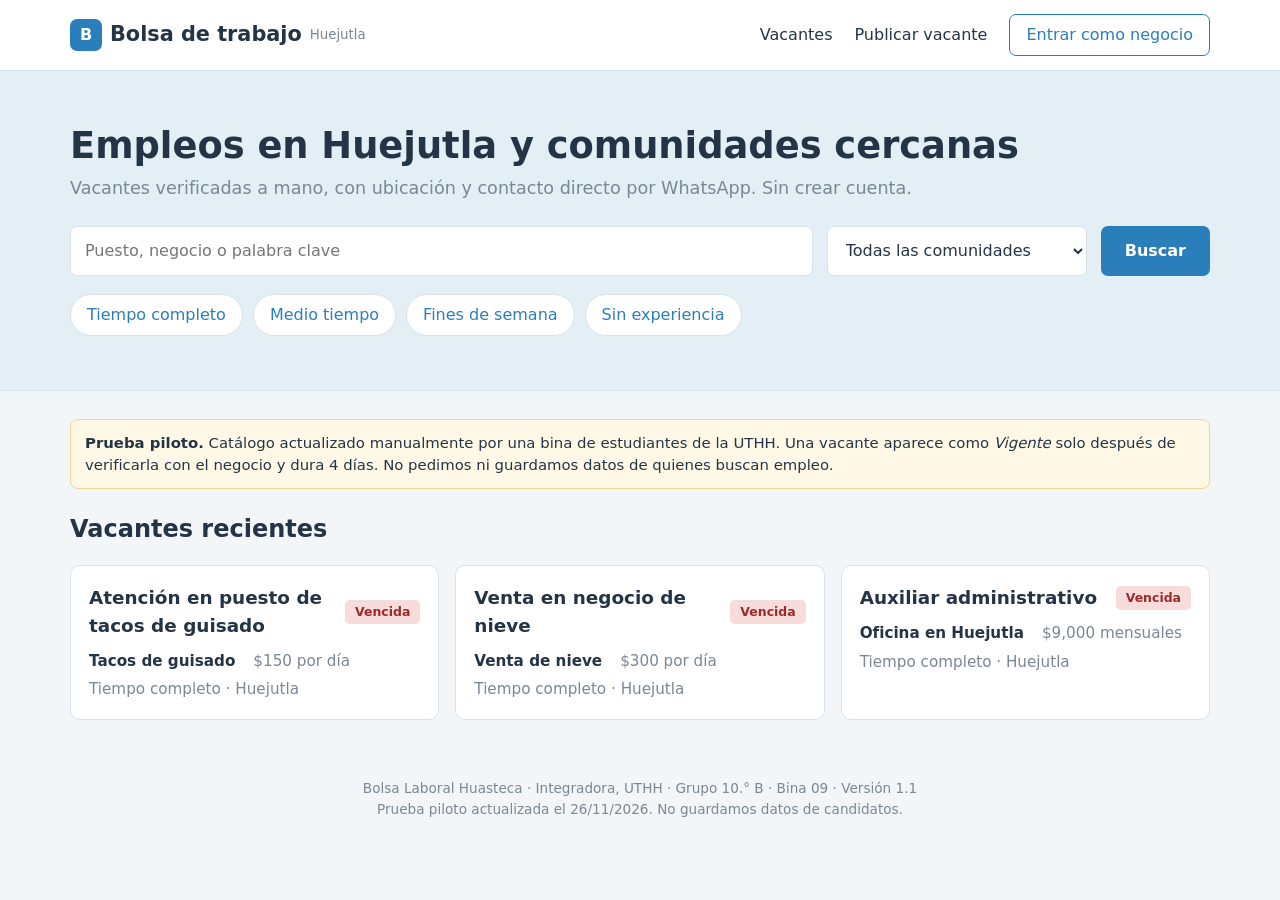
<file: index.html>
<!doctype html>
<html lang="es"><head><meta charset="utf-8"><meta name="viewport" content="width=device-width, initial-scale=1"><title>Inicio · Bolsa de trabajo Huejutla</title><link rel="stylesheet" href="estilo.css"></head>
<body data-pagina="inicio">
<header id="cab"></header>
<div class="hero"><div class="hero-in">
<h1>Empleos en Huejutla y comunidades cercanas</h1>
<p>Vacantes verificadas a mano, con ubicación y contacto directo por WhatsApp. Sin crear cuenta.</p>
<form class="buscar" id="form-b"><input id="q" placeholder="Puesto, negocio o palabra clave"><select id="com"><option value="">Todas las comunidades</option></select><button class="btn" type="submit">Buscar</button></form>
<div class="chips" id="chips"></div></div></div>
<main><div class="aviso"><strong>Prueba piloto.</strong> Catálogo actualizado manualmente por una bina de estudiantes de la UTHH. Una vacante aparece como <em>Vigente</em> solo después de verificarla con el negocio y dura <span id="vig"></span> días. No pedimos ni guardamos datos de quienes buscan empleo.</div>
<h2>Vacantes recientes</h2><div class="grid3" id="recientes"></div></main>
<footer id="pie"></footer>
<script src="datos.js"></script><script src="comun.js"></script><script src="inicio.js"></script>
</body></html>
</file>
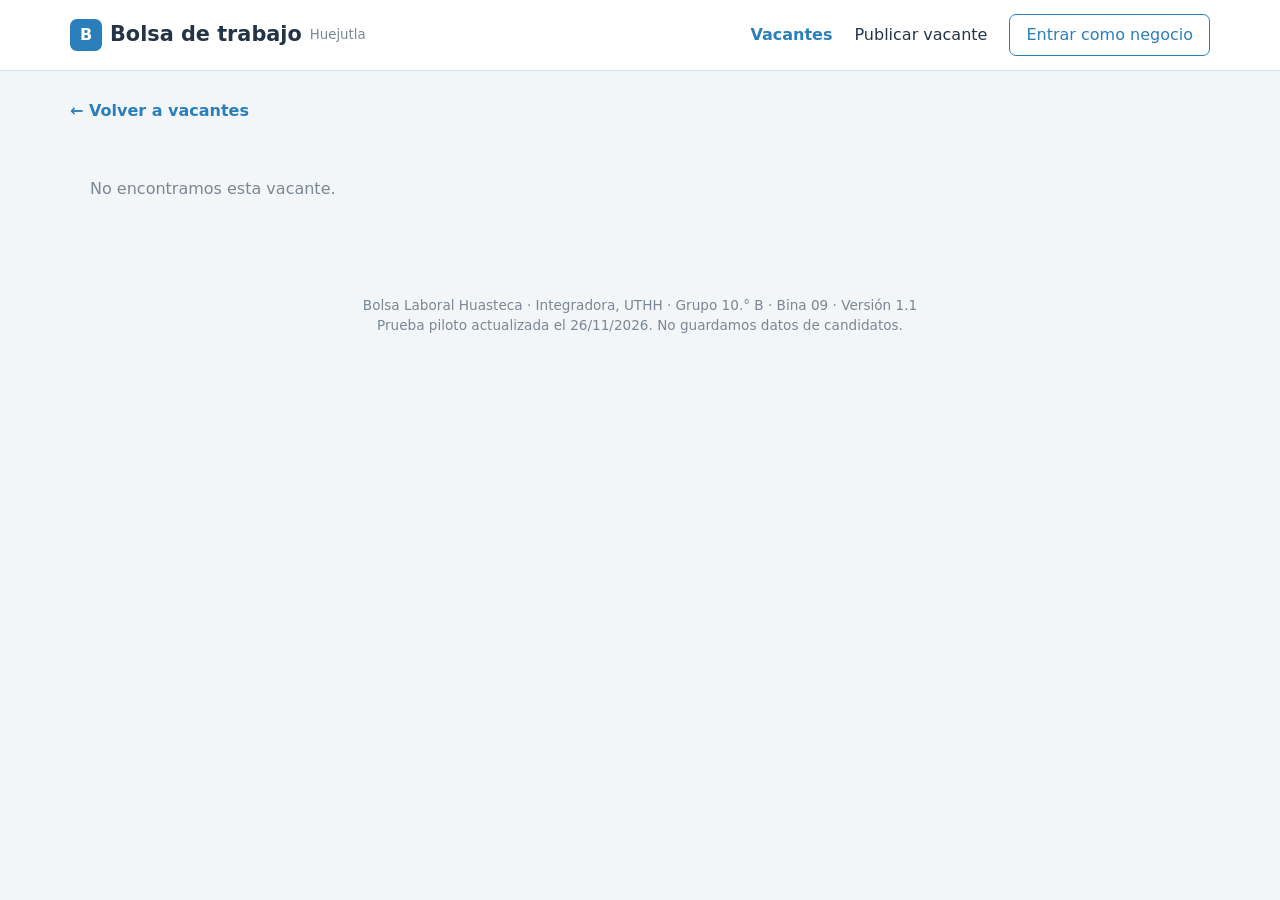
<file: detalle.html>
<!doctype html>
<html lang="es"><head><meta charset="utf-8"><meta name="viewport" content="width=device-width, initial-scale=1"><title>Detalle · Bolsa de trabajo Huejutla</title><link rel="stylesheet" href="estilo.css"></head>
<body data-pagina="vacantes">
<header id="cab"></header>
<main><a class="volver" href="vacantes.html">← Volver a vacantes</a><div id="contenido"></div></main>
<footer id="pie"></footer>
<script src="datos.js"></script><script src="comun.js"></script><script src="detalle.js"></script>
</body></html>
</file>
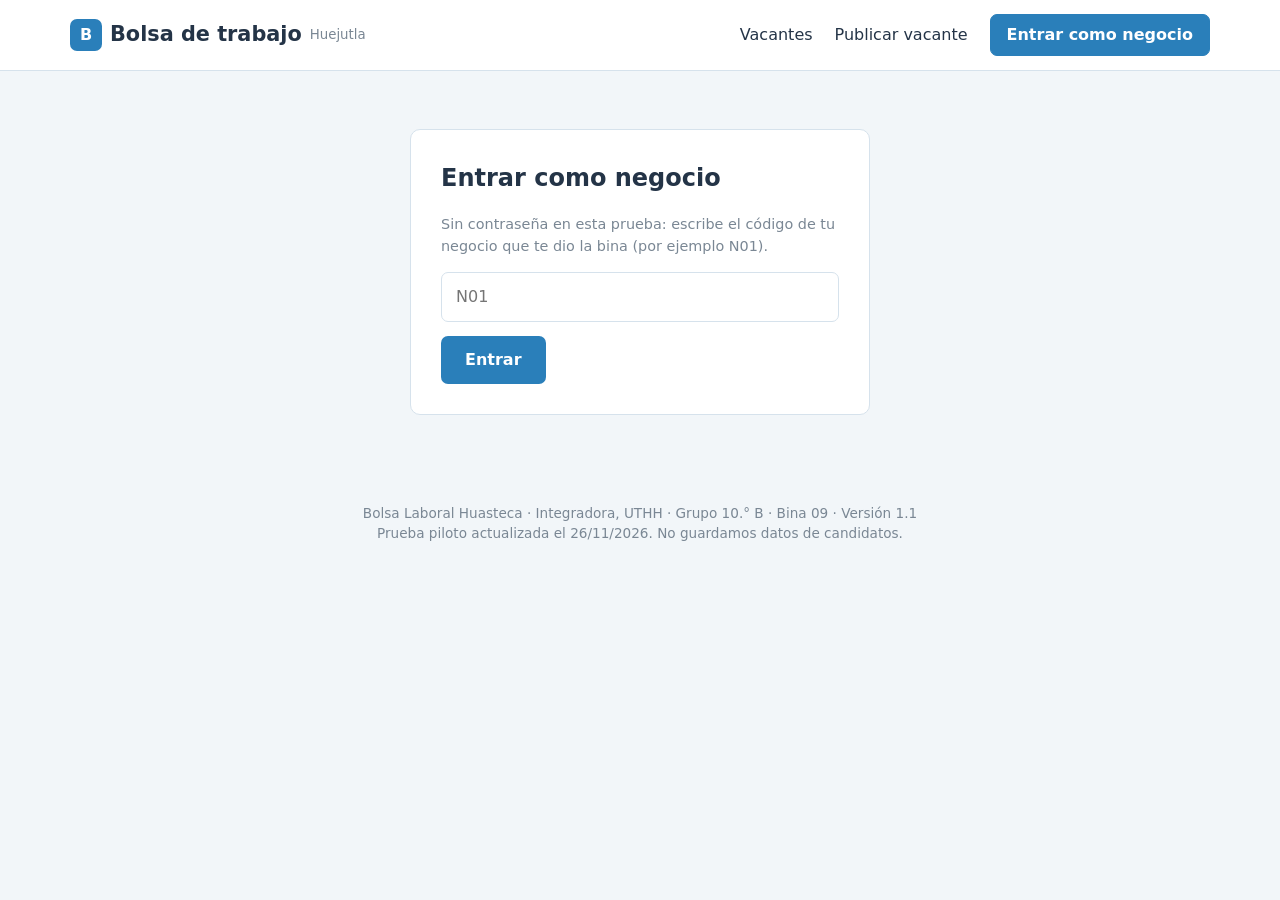
<file: negocio.html>
<!doctype html>
<html lang="es"><head><meta charset="utf-8"><meta name="viewport" content="width=device-width, initial-scale=1"><title>Panel de negocio · Bolsa de trabajo Huejutla</title><link rel="stylesheet" href="estilo.css"></head>
<body data-pagina="negocio">
<header id="cab"></header>
<main><div id="acceso" class="acceso"><h2>Entrar como negocio</h2>
<p class="nota">Sin contraseña en esta prueba: escribe el código de tu negocio que te dio la bina (por ejemplo N01).</p>
<form id="f"><input id="cod" placeholder="N01" required style="text-transform:uppercase"><p id="err" class="nota" style="color:#9a2b2b" hidden>No encontramos ese código.</p>
<div style="margin-top:14px"><button class="btn" type="submit">Entrar</button></div></form></div>
<div id="panel" class="panel" hidden></div></main>
<footer id="pie"></footer>
<script src="datos.js"></script><script src="comun.js"></script><script src="negocio.js"></script>
</body></html>
</file>
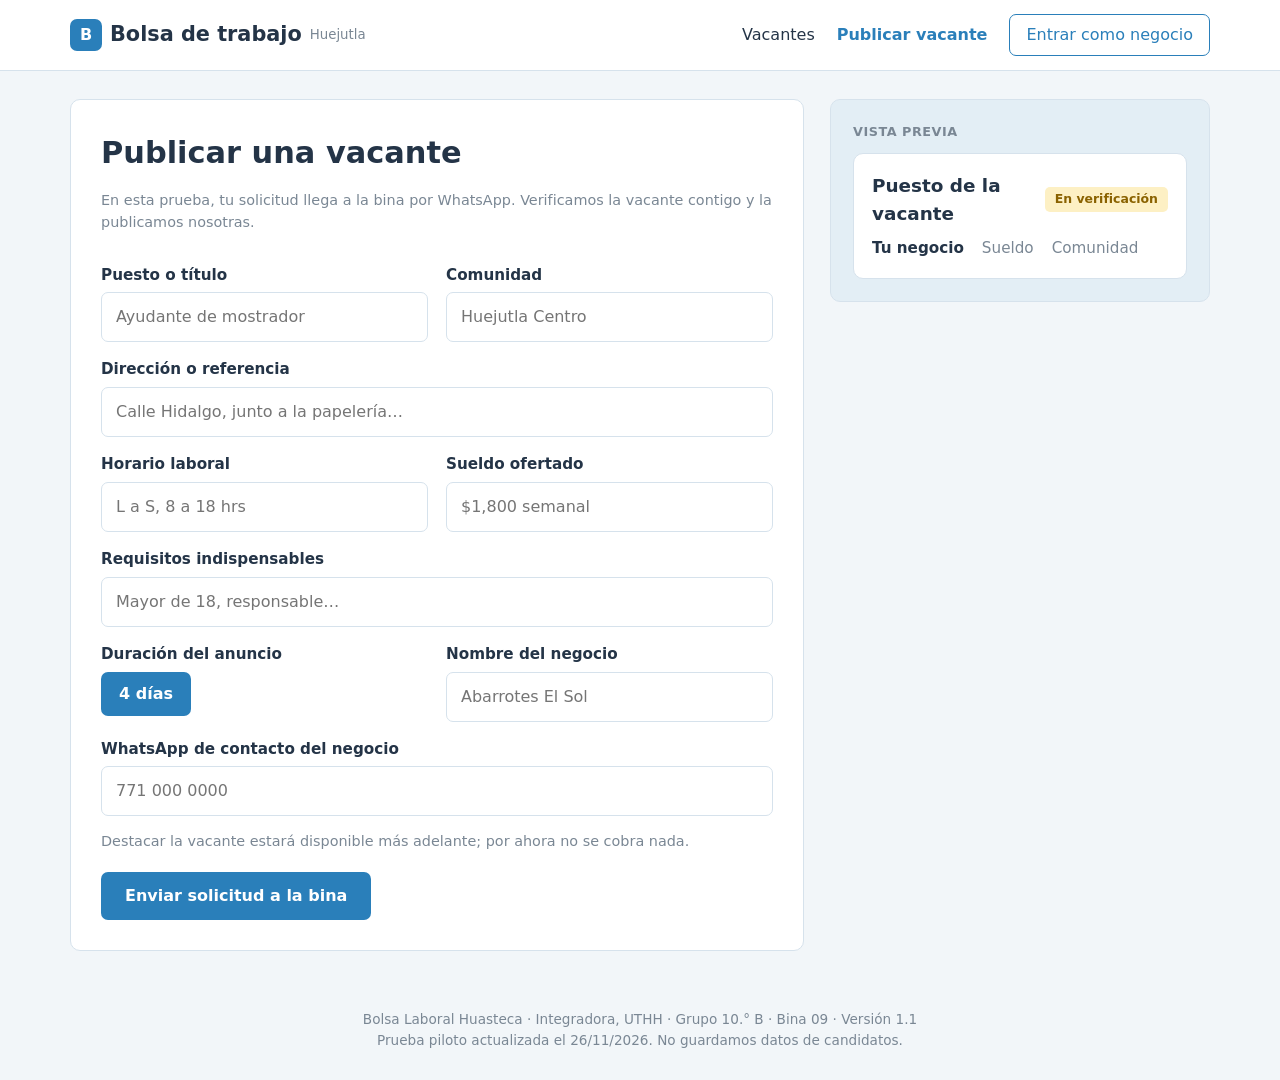
<file: publicar.html>
<!doctype html>
<html lang="es"><head><meta charset="utf-8"><meta name="viewport" content="width=device-width, initial-scale=1"><title>Publicar vacante · Bolsa de trabajo Huejutla</title><link rel="stylesheet" href="estilo.css"></head>
<body data-pagina="publicar">
<header id="cab"></header>
<main><div class="pub"><form class="form" id="f" autocomplete="off"><h1>Publicar una vacante</h1>
<p class="nota">En esta prueba, tu solicitud llega a la bina por WhatsApp. Verificamos la vacante contigo y la publicamos nosotras.</p>
<div class="dos"><div><label for="puesto">Puesto o título</label><input id="puesto" placeholder="Ayudante de mostrador" required></div>
<div><label for="com">Comunidad</label><input id="com" placeholder="Huejutla Centro" required></div></div>
<label for="dir">Dirección o referencia</label><input id="dir" placeholder="Calle Hidalgo, junto a la papelería…">
<div class="dos"><div><label for="hor">Horario laboral</label><input id="hor" placeholder="L a S, 8 a 18 hrs"></div>
<div><label for="sue">Sueldo ofertado</label><input id="sue" placeholder="$1,800 semanal"></div></div>
<label for="req">Requisitos indispensables</label><input id="req" placeholder="Mayor de 18, responsable…">
<div class="dos"><div><label>Duración del anuncio</label><div class="dur"><span class="on" id="dur-dias"></span></div></div>
<div><label for="neg">Nombre del negocio</label><input id="neg" placeholder="Abarrotes El Sol" required></div></div>
<label for="wa">WhatsApp de contacto del negocio</label><input id="wa" placeholder="771 000 0000" inputmode="tel">
<p class="nota">Destacar la vacante estará disponible más adelante; por ahora no se cobra nada.</p>
<div style="margin-top:20px"><button class="btn" type="submit">Enviar solicitud a la bina</button></div>
<div class="salida" id="sal" hidden></div></form>
<aside class="previa"><h4>Vista previa</h4><div id="pv"></div></aside></div></main>
<footer id="pie"></footer>
<script src="datos.js"></script><script src="comun.js"></script><script src="publicar.js"></script>
</body></html>
</file>
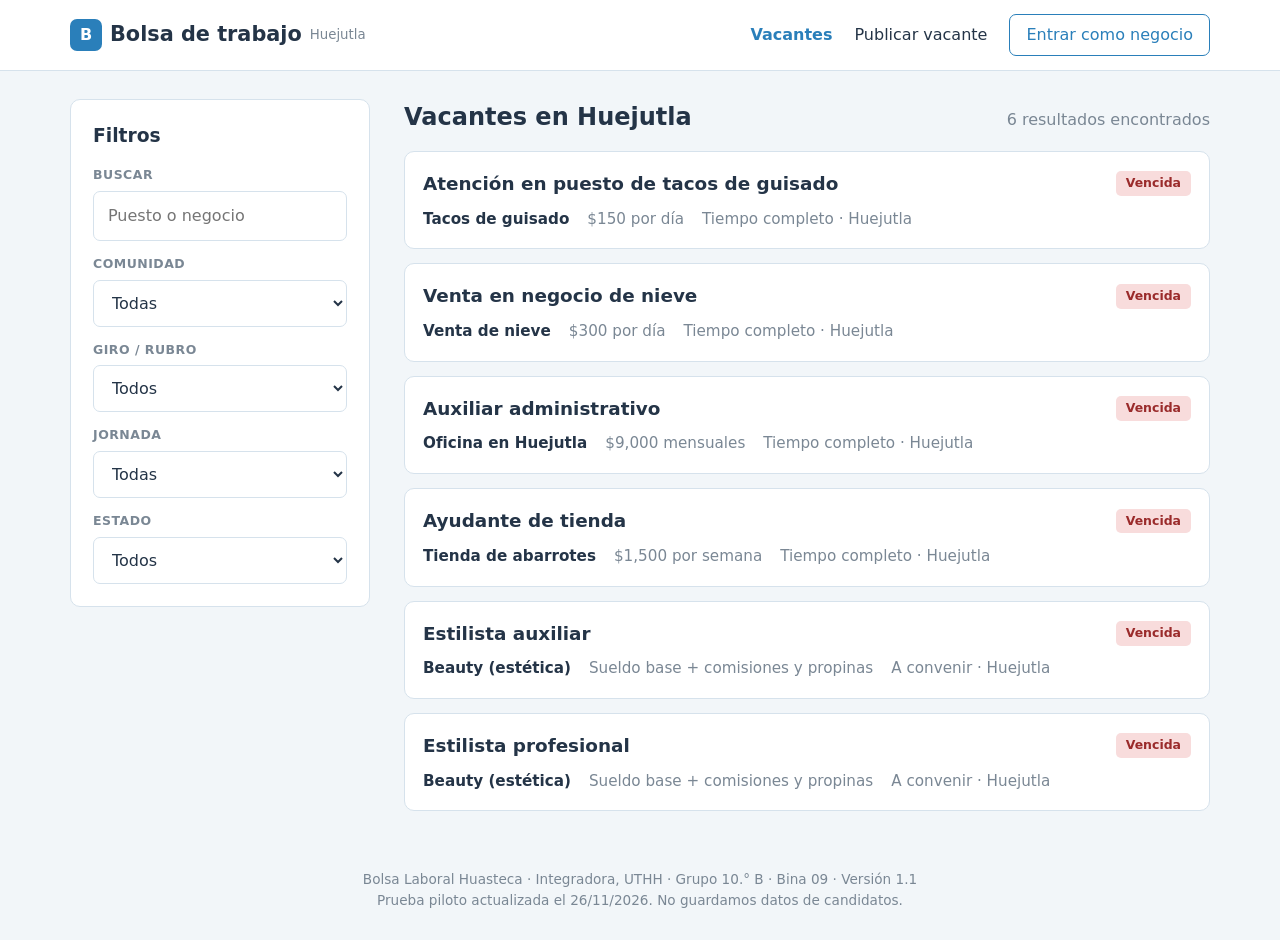
<file: vacantes.html>
<!doctype html>
<html lang="es"><head><meta charset="utf-8"><meta name="viewport" content="width=device-width, initial-scale=1"><title>Vacantes · Bolsa de trabajo Huejutla</title><link rel="stylesheet" href="estilo.css"></head>
<body data-pagina="vacantes">
<header id="cab"></header>
<main><div class="layout"><aside class="filtros"><h3>Filtros</h3>
<label for="f-q">Buscar</label><input id="f-q" placeholder="Puesto o negocio">
<label for="f-com">Comunidad</label><select id="f-com"><option value="">Todas</option></select>
<label for="f-giro">Giro / rubro</label><select id="f-giro"><option value="">Todos</option></select>
<label for="f-jor">Jornada</label><select id="f-jor"><option value="">Todas</option><option>Tiempo completo</option><option>Medio tiempo</option><option>Fines de semana</option></select>
<label for="f-est">Estado</label><select id="f-est"><option value="">Todos</option><option value="vig">Vigentes</option><option value="ver">En verificación</option><option value="cerr">Vencidas u ocupadas</option></select>
</aside><section><div class="titulo-lista"><h2>Vacantes en Huejutla</h2><span id="cont"></span></div><div class="lista" id="lista"></div></section></div></main>
<footer id="pie"></footer>
<script src="datos.js"></script><script src="comun.js"></script><script src="catalogo.js"></script>
</body></html>
</file>
<file: estilo.css>
:root{--az:#2a7fba;--az-o:#1f6798;--tx:#243447;--gr:#7a8794;--bd:#d6e2ec;--fo:#f2f6f9;--hero:#e3eef5}
*{box-sizing:border-box}
body{margin:0;font-family:Inter,system-ui,-apple-system,"Segoe UI",Roboto,sans-serif;color:var(--tx);background:var(--fo);line-height:1.5}
a{color:var(--az);text-decoration:none}
header{background:#fff;border-bottom:1px solid var(--bd)}
.cab-in{max-width:1180px;margin:auto;padding:14px 20px;display:flex;justify-content:space-between;align-items:center;gap:14px;flex-wrap:wrap}
.marca{display:flex;align-items:center;gap:8px;color:var(--tx)}
.logo{background:var(--az);color:#fff;width:32px;height:32px;border-radius:7px;display:grid;place-items:center;font-weight:800}
.nom{font-weight:800;font-size:1.3rem}.marca small{color:var(--gr)}
nav{display:flex;gap:22px;align-items:center;flex-wrap:wrap}
nav a{color:var(--tx);font-weight:500}nav a.activo{color:var(--az);font-weight:700}
nav a.btn-out{border:1.5px solid var(--az);color:var(--az);padding:8px 16px;border-radius:7px}
nav a.btn-out.activo{background:var(--az);color:#fff}
main{max-width:1180px;margin:auto;padding:28px 20px}
.hero{background:var(--hero);border-bottom:1px solid var(--bd)}
.hero-in{max-width:1180px;margin:auto;padding:54px 20px}
.hero h1{font-size:2.3rem;margin:0 0 8px;line-height:1.15}
.hero p{color:var(--gr);font-size:1.1rem;margin:0 0 24px}
.buscar{display:flex;gap:14px;flex-wrap:wrap}
input,select,textarea{font:inherit;padding:12px 14px;border:1px solid var(--bd);border-radius:7px;background:#fff;color:var(--tx);width:100%}
.buscar input{flex:1 1 320px;width:auto}.buscar select{flex:0 1 260px;width:auto}
.btn{display:inline-block;background:var(--az);color:#fff;border:0;border-radius:7px;padding:12px 24px;font:inherit;font-weight:700;cursor:pointer}
.btn:hover{background:var(--az-o)}.btn.sec{background:#e3eef5;color:var(--az)}.btn.peq{padding:7px 14px;font-size:.92rem}
.btn[disabled],.btn.off{background:#b8c4cf;cursor:not-allowed}
.chips{display:flex;gap:10px;flex-wrap:wrap;margin-top:18px}
.chip{background:#fff;border:1px solid var(--bd);border-radius:99px;padding:8px 16px;cursor:pointer;font:inherit}
.chip.on{background:var(--az);color:#fff;border-color:var(--az)}
h2{font-size:1.5rem;margin:0 0 18px}
.aviso{background:#fff8e6;border:1px solid #f0d58a;border-radius:8px;padding:12px 14px;font-size:.93rem;margin-bottom:22px}
.grid3{display:grid;grid-template-columns:repeat(auto-fill,minmax(300px,1fr));gap:16px}
.card{background:#fff;border:1px solid var(--bd);border-radius:10px;padding:18px;display:block;color:var(--tx)}
a.card:hover{border-color:var(--az)}
.fila-top{display:flex;justify-content:space-between;gap:10px;align-items:center}
.fila h3{margin:0;font-size:1.15rem}
.meta{display:flex;gap:6px 18px;flex-wrap:wrap;margin:10px 0 0;color:var(--gr);font-size:.95rem}
.meta b{color:var(--tx)}
.tag{font-size:.78rem;font-weight:700;padding:3px 10px;border-radius:5px;white-space:nowrap}
.ok{background:#d9f0e0;color:#17653a}.wait{background:#fdf0c4;color:#8a6200}.off{background:#f8dcdc;color:#9a2b2b}
.layout{display:grid;grid-template-columns:300px 1fr;gap:34px;align-items:start}
.filtros{background:#fff;border:1px solid var(--bd);border-radius:10px;padding:22px}
.filtros h3{margin:0 0 16px}
.filtros label,.form label{display:block;font-size:.78rem;letter-spacing:.04em;text-transform:uppercase;color:var(--gr);font-weight:700;margin:14px 0 6px}
.titulo-lista{display:flex;justify-content:space-between;align-items:baseline;margin-bottom:16px;flex-wrap:wrap;gap:6px}
.titulo-lista h2{margin:0}.titulo-lista span{color:var(--gr)}
.lista{display:grid;gap:14px}
.vacio{color:var(--gr);padding:20px}
.det{display:grid;grid-template-columns:1fr 330px;gap:24px;align-items:start}
.det .card{padding:34px}.det h1{margin:0 0 4px;font-size:2.1rem}
.neg{font-size:1.25rem;color:var(--az);margin:0 0 20px}
dl.d{display:grid;grid-template-columns:110px 1fr;gap:14px 20px;border-top:1px solid var(--bd);padding-top:22px;margin:0}
dl.d dt{color:var(--gr);font-weight:700}dl.d dd{margin:0}
.mapa{margin-top:24px;background:var(--hero);border:1px solid var(--bd);border-radius:8px;padding:50px 20px;text-align:center;color:var(--az);font-weight:600}
.lado .card{padding:20px}.lado .est{display:flex;justify-content:space-between;align-items:center;color:var(--gr);margin-bottom:16px}
.lado .btn{width:100%;text-align:center}
.rep{display:block;text-align:center;margin-top:16px;padding-top:14px;border-top:1px solid var(--bd);color:var(--gr);background:none;border-left:0;border-right:0;border-bottom:0;width:100%;font:inherit;cursor:pointer}
.volver{display:inline-block;margin-bottom:18px;font-weight:600}
.pub{display:grid;grid-template-columns:1fr 380px;gap:26px;align-items:start}
.form{background:#fff;border:1px solid var(--bd);border-radius:10px;padding:30px}
.form h1{margin:0 0 6px;font-size:1.9rem}
.form .dos{display:grid;grid-template-columns:1fr 1fr;gap:0 18px}
.form label{text-transform:none;letter-spacing:0;font-size:.95rem;color:var(--tx);margin:16px 0 6px}
.dur{display:flex;gap:10px}.dur span{background:var(--hero);padding:10px 18px;border-radius:7px;color:var(--tx)}.dur span.on{background:var(--az);color:#fff;font-weight:700}
.previa{background:var(--hero);border:1px solid var(--bd);border-radius:10px;padding:22px;position:sticky;top:16px}
.previa h4{margin:0 0 12px;color:var(--gr);letter-spacing:.04em;text-transform:uppercase;font-size:.8rem}
.nota{color:var(--gr);font-size:.9rem}
.salida{margin-top:22px;background:#eef7ee;border:1px solid #b9dcc0;border-radius:8px;padding:16px}
.salida pre{white-space:pre-wrap;font:inherit;background:#fff;border:1px solid var(--bd);border-radius:6px;padding:12px;margin:10px 0}
.acciones{display:flex;gap:12px;align-items:center;flex-wrap:wrap}
.panel h1{margin:0}.panel .sub{color:var(--gr);margin:4px 0 0}
.panel-top{display:flex;justify-content:space-between;align-items:flex-end;gap:14px;flex-wrap:wrap;margin-bottom:22px}
.tabla{background:#fff;border:1px solid var(--bd);border-radius:10px;overflow:hidden}
.tabla .tr{display:grid;grid-template-columns:2.2fr 1fr 1fr 1.8fr;gap:10px;padding:18px 26px;align-items:center;border-top:1px solid var(--bd)}
.tabla .th{background:var(--hero);font-weight:700;border-top:0}
.tabla .acc{display:flex;gap:8px;flex-wrap:wrap}
.acceso{max-width:460px;margin:30px auto;background:#fff;border:1px solid var(--bd);border-radius:10px;padding:30px}
footer{text-align:center;color:var(--gr);font-size:.85rem;padding:30px 16px}
@media(max-width:860px){.layout,.det,.pub{grid-template-columns:1fr}.hero h1{font-size:1.8rem}.form .dos{grid-template-columns:1fr}
.tabla .tr{grid-template-columns:1fr 1fr;padding:14px}.tabla .th{display:none}.det .card{padding:22px}.previa{position:static}}
.btn.off{background:#b8c4cf;color:#fff}
</file>
